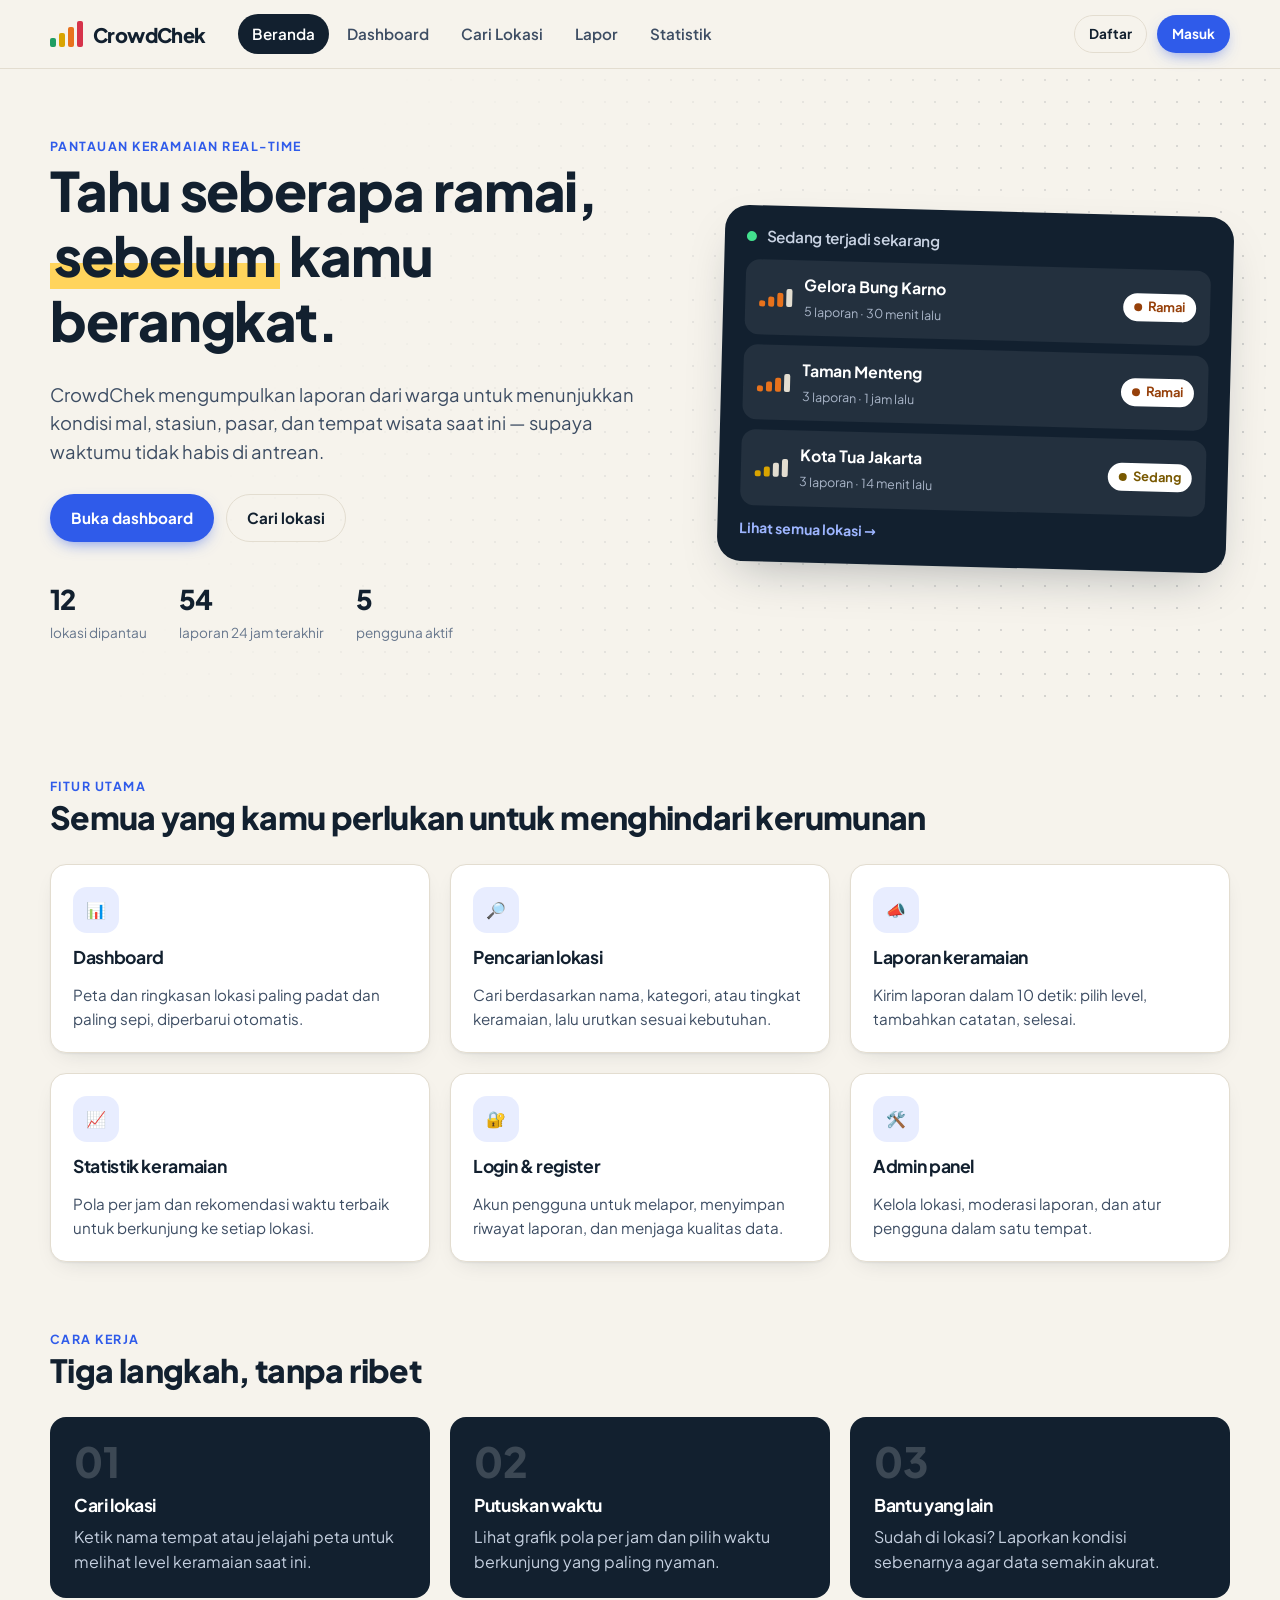
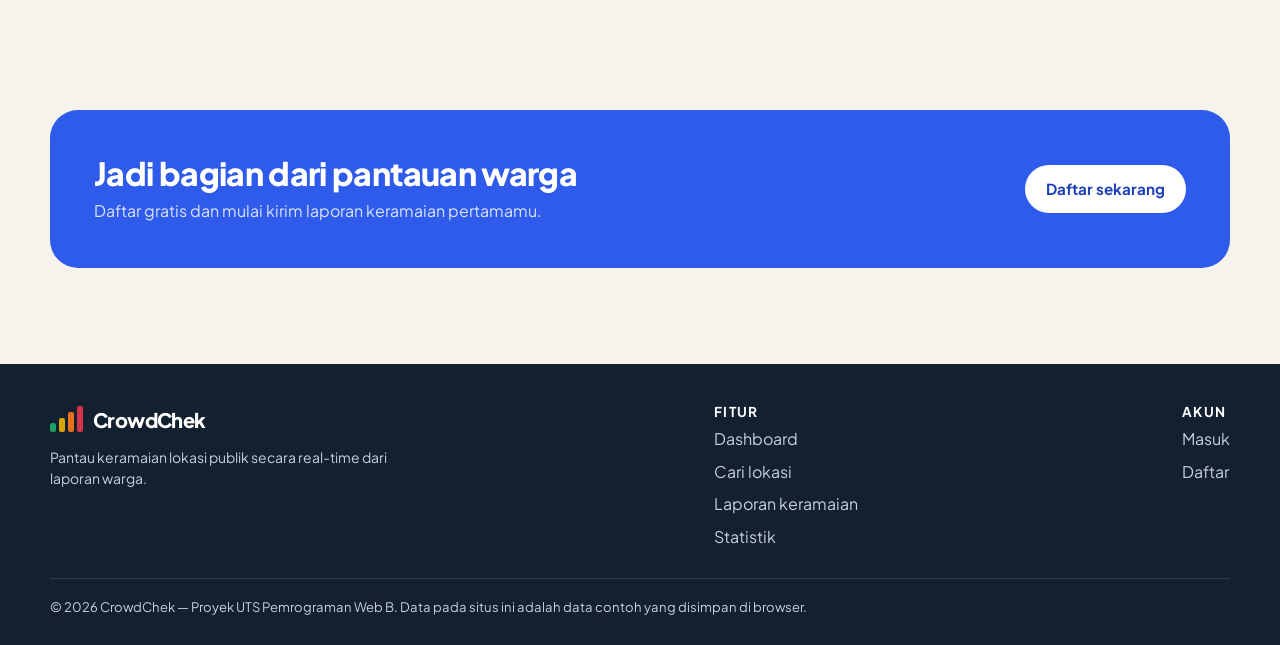
<file: index.html>
<!doctype html>
<html lang="id">
<head>
  <meta charset="utf-8">
  <meta name="viewport" content="width=device-width, initial-scale=1">
  <title>CrowdChek — Cek keramaian sebelum berangkat</title>
  <meta name="description" content="CrowdChek menampilkan tingkat keramaian lokasi publik secara real-time dari laporan warga.">
  <link rel="icon" href="assets/favicon.svg" type="image/svg+xml">
  <link rel="stylesheet" href="css/style.css">
</head>
<body>
  <div id="site-header"></div>
  <main>
    <section class="hero">
      <div class="container hero-grid">
        <div>
          <span class="eyebrow">Pantauan keramaian real-time</span>
          <h1>Tahu seberapa ramai, <em>sebelum</em> kamu berangkat.</h1>
          <p class="lead">CrowdChek mengumpulkan laporan dari warga untuk menunjukkan kondisi mal, stasiun, pasar, dan tempat wisata saat ini — supaya waktumu tidak habis di antrean.</p>
          <div class="hero-cta">
            <a class="btn btn-primary" href="dashboard.html">Buka dashboard</a>
            <a class="btn btn-ghost" href="search.html">Cari lokasi</a>
          </div>
          <div class="hero-stats" id="heroStats"></div>
        </div>
        <aside class="live-card" aria-label="Contoh kondisi keramaian saat ini">
          <h3><span class="pulse" aria-hidden="true"></span> Sedang terjadi sekarang</h3>
          <div id="liveRows"></div>
          <a href="dashboard.html" class="small" style="color:#9db5ff;font-weight:700">Lihat semua lokasi →</a>
        </aside>
      </div>
    </section>

    <section class="section" id="fitur">
      <div class="container">
        <span class="eyebrow">Fitur utama</span>
        <h2>Semua yang kamu perlukan untuk menghindari kerumunan</h2>
        <div class="grid g3" style="margin-top:28px">
          <article class="card feature"><div class="ic">📊</div><h3>Dashboard</h3><p>Peta dan ringkasan lokasi paling padat dan paling sepi, diperbarui otomatis.</p></article>
          <article class="card feature"><div class="ic">🔎</div><h3>Pencarian lokasi</h3><p>Cari berdasarkan nama, kategori, atau tingkat keramaian, lalu urutkan sesuai kebutuhan.</p></article>
          <article class="card feature"><div class="ic">📣</div><h3>Laporan keramaian</h3><p>Kirim laporan dalam 10 detik: pilih level, tambahkan catatan, selesai.</p></article>
          <article class="card feature"><div class="ic">📈</div><h3>Statistik keramaian</h3><p>Pola per jam dan rekomendasi waktu terbaik untuk berkunjung ke setiap lokasi.</p></article>
          <article class="card feature"><div class="ic">🔐</div><h3>Login &amp; register</h3><p>Akun pengguna untuk melapor, menyimpan riwayat laporan, dan menjaga kualitas data.</p></article>
          <article class="card feature"><div class="ic">🛠️</div><h3>Admin panel</h3><p>Kelola lokasi, moderasi laporan, dan atur pengguna dalam satu tempat.</p></article>
        </div>
      </div>
    </section>

    <section class="section" style="padding-top:8px">
      <div class="container">
        <span class="eyebrow">Cara kerja</span>
        <h2>Tiga langkah, tanpa ribet</h2>
        <div class="steps" style="margin-top:28px">
          <div class="step"><h3>Cari lokasi</h3><p>Ketik nama tempat atau jelajahi peta untuk melihat level keramaian saat ini.</p></div>
          <div class="step"><h3>Putuskan waktu</h3><p>Lihat grafik pola per jam dan pilih waktu berkunjung yang paling nyaman.</p></div>
          <div class="step"><h3>Bantu yang lain</h3><p>Sudah di lokasi? Laporkan kondisi sebenarnya agar data semakin akurat.</p></div>
        </div>
      </div>
    </section>

    <section class="section">
      <div class="container">
        <div class="cta-band">
          <div><h2>Jadi bagian dari pantauan warga</h2><p>Daftar gratis dan mulai kirim laporan keramaian pertamamu.</p></div>
          <a class="btn" href="login.html?tab=register">Daftar sekarang</a>
        </div>
      </div>
    </section>
  </main>
  <div id="site-footer"></div>

  <script src="js/store.js"></script>
  <script src="js/ui.js"></script>
  <script>
    document.addEventListener('DOMContentLoaded', function () {
      const { esc, badge, srcText, pad } = CC.ui;
      const places = CC.places();
      const top = places.map(p => ({ p, c: CC.crowd(p) })).sort((a, b) => b.c.score - a.c.score).slice(0, 3);
      document.getElementById('liveRows').innerHTML = top.map(({ p, c }) => `
        <div class="live-row"><span class="meter m${c.level}" aria-hidden="true"><i></i><i></i><i></i><i></i></span>
          <div class="nm"><b>${esc(p.name)}</b><span>${srcText(c)}</span></div>${badge(c.level)}</div>`).join('');
      const today = CC.visibleReports().filter(r => Date.now() - r.ts < 864e5).length;
      document.getElementById('heroStats').innerHTML = `
        <div><b>${places.length}</b><span>lokasi dipantau</span></div>
        <div><b>${today}</b><span>laporan 24 jam terakhir</span></div>
        <div><b>${CC.users().filter(u => u.active).length}</b><span>pengguna aktif</span></div>`;
    });
  </script>
</body>
</html>
</file>
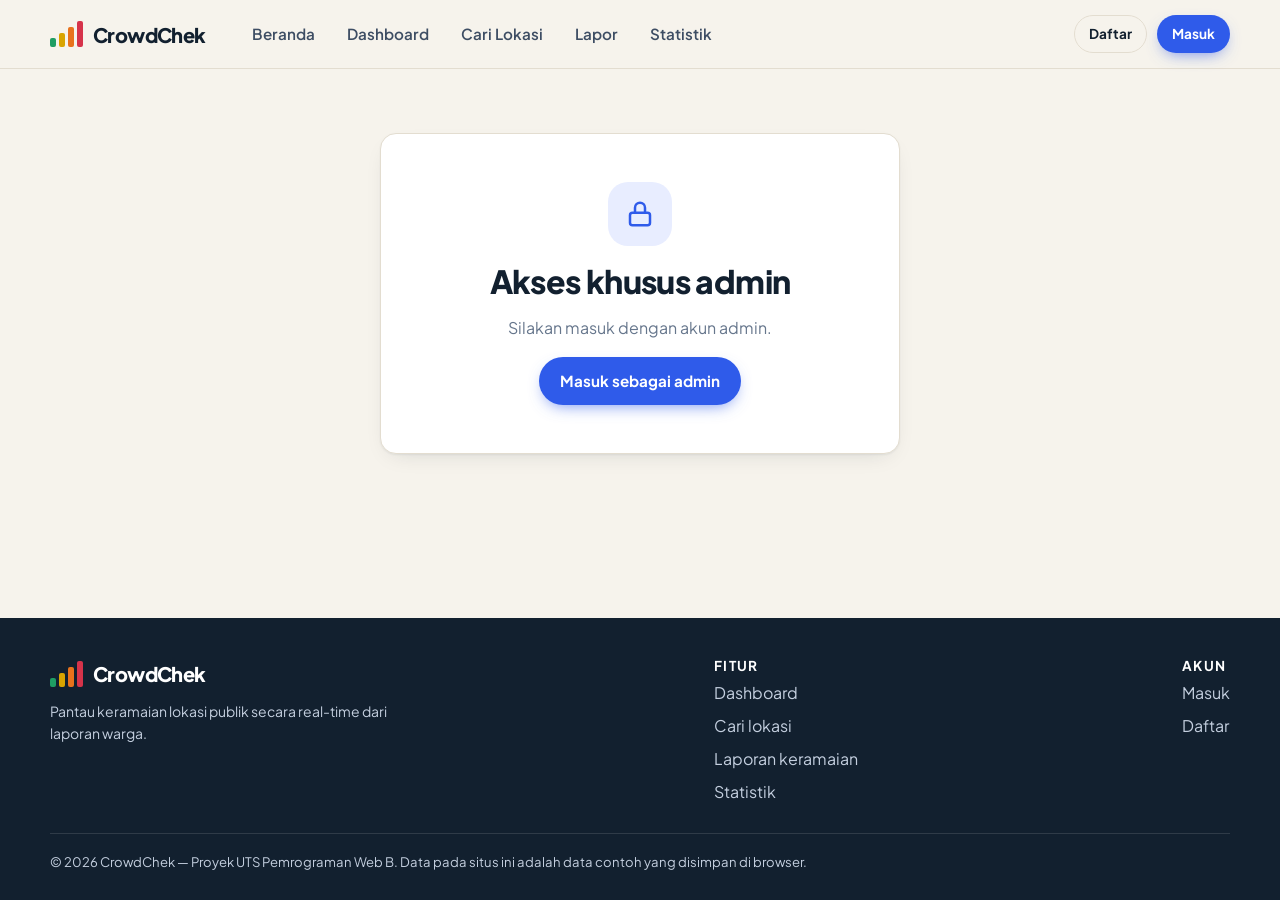
<file: admin.html>
<!doctype html>
<html lang="id">
<head>
  <meta charset="utf-8">
  <meta name="viewport" content="width=device-width, initial-scale=1">
  <title>Admin Panel — CrowdChek</title>
  <link rel="icon" href="assets/favicon.svg" type="image/svg+xml">
  <link rel="stylesheet" href="css/style.css">
</head>
<body>
  <div id="site-header"></div>
  <main class="container" id="adminRoot">
    <div class="admin">
      <nav class="side" role="tablist" aria-label="Menu admin" id="side">
        <button role="tab" data-tab="overview" aria-selected="true">📋 Ringkasan</button>
        <button role="tab" data-tab="places" aria-selected="false">📍 Lokasi</button>
        <button role="tab" data-tab="reports" aria-selected="false">📣 Laporan</button>
        <button role="tab" data-tab="users" aria-selected="false">👥 Pengguna</button>
      </nav>
      <section id="panel" role="tabpanel" aria-live="polite"></section>
    </div>
  </main>
  <div id="site-footer"></div>

  <script src="js/store.js"></script>
  <script src="js/ui.js"></script>
  <script src="js/map.js"></script>
  <script src="js/admin.js"></script>
</body>
</html>
</file>
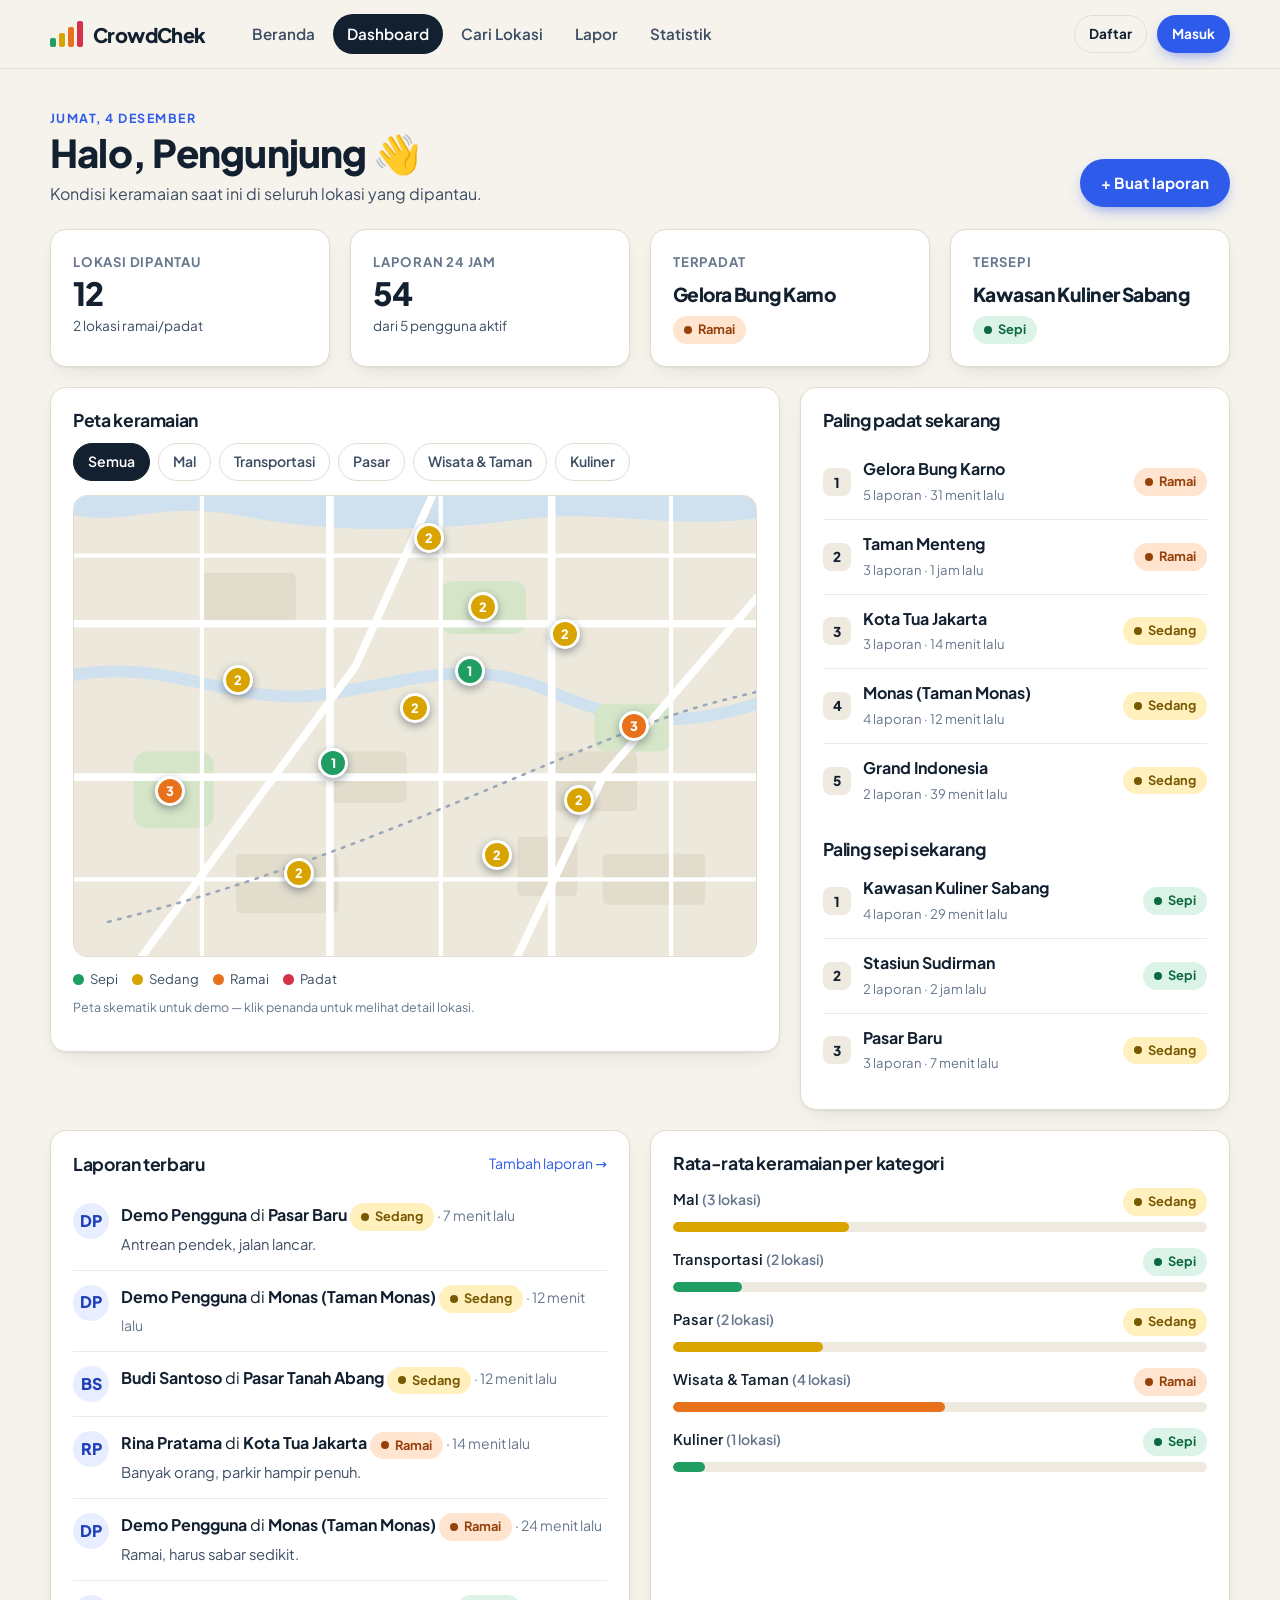
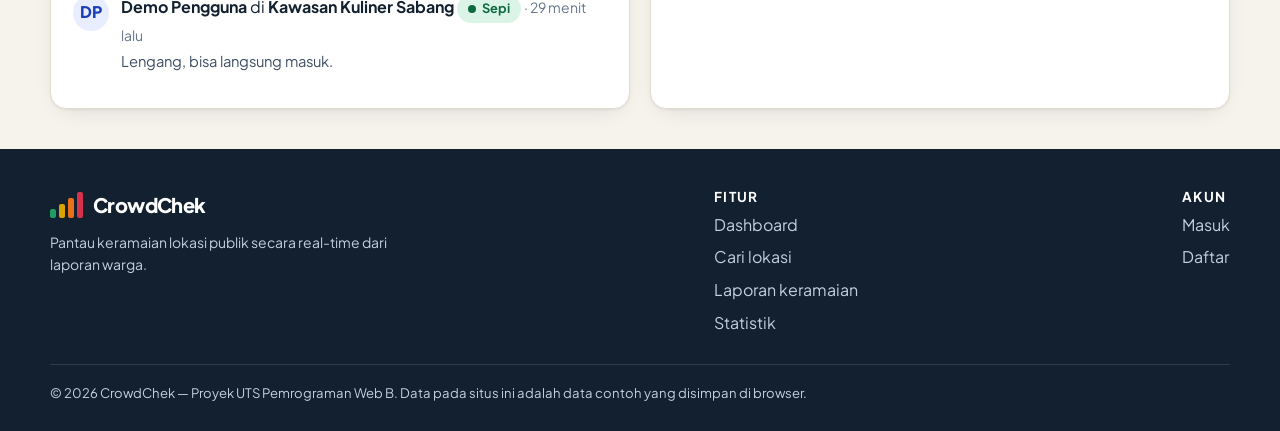
<file: dashboard.html>
<!doctype html>
<html lang="id">
<head>
  <meta charset="utf-8">
  <meta name="viewport" content="width=device-width, initial-scale=1">
  <title>Dashboard — CrowdChek</title>
  <link rel="icon" href="assets/favicon.svg" type="image/svg+xml">
  <link rel="stylesheet" href="css/style.css">
</head>
<body>
  <div id="site-header"></div>
  <main class="container">
    <div class="page-head" style="display:flex;justify-content:space-between;align-items:flex-end;gap:16px;flex-wrap:wrap">
      <div>
        <span class="eyebrow" id="today"></span>
        <h1 style="font-size:clamp(1.7rem,3.4vw,2.4rem);margin-bottom:6px" id="hello">Dashboard</h1>
        <p>Kondisi keramaian saat ini di seluruh lokasi yang dipantau.</p>
      </div>
      <a class="btn btn-primary" href="report.html">+ Buat laporan</a>
    </div>

    <section class="grid g4 kpis" id="kpis" aria-label="Ringkasan"></section>

    <section class="split" style="margin-top:20px">
      <div class="card">
        <div class="card-head">
          <h3>Peta keramaian</h3>
          <div class="chips" id="catChips" role="group" aria-label="Filter kategori"></div>
        </div>
        <div class="map" id="map"></div>
        <div class="legend" style="margin-top:12px">
          <span><i style="background:var(--lv1)"></i>Sepi</span><span><i style="background:var(--lv2)"></i>Sedang</span>
          <span><i style="background:var(--lv3)"></i>Ramai</span><span><i style="background:var(--lv4)"></i>Padat</span>
        </div>
        <p class="map-note">Peta skematik untuk demo — klik penanda untuk melihat detail lokasi.</p>
      </div>
      <div class="card">
        <div class="card-head"><h3>Paling padat sekarang</h3></div>
        <ol class="list" id="topList" style="padding:0"></ol>
        <div class="card-head" style="margin:22px 0 4px"><h3>Paling sepi sekarang</h3></div>
        <ol class="list" id="quietList" style="padding:0"></ol>
      </div>
    </section>

    <section class="grid g2" style="margin-top:20px">
      <div class="card">
        <div class="card-head"><h3>Laporan terbaru</h3><a class="small" href="report.html">Tambah laporan →</a></div>
        <div id="feed"></div>
      </div>
      <div class="card">
        <div class="card-head"><h3>Rata-rata keramaian per kategori</h3></div>
        <div id="catBars"></div>
      </div>
    </section>
  </main>
  <div id="site-footer"></div>

  <script src="js/store.js"></script>
  <script src="js/ui.js"></script>
  <script src="js/map.js"></script>
  <script src="js/dashboard.js"></script>
</body>
</html>
</file>
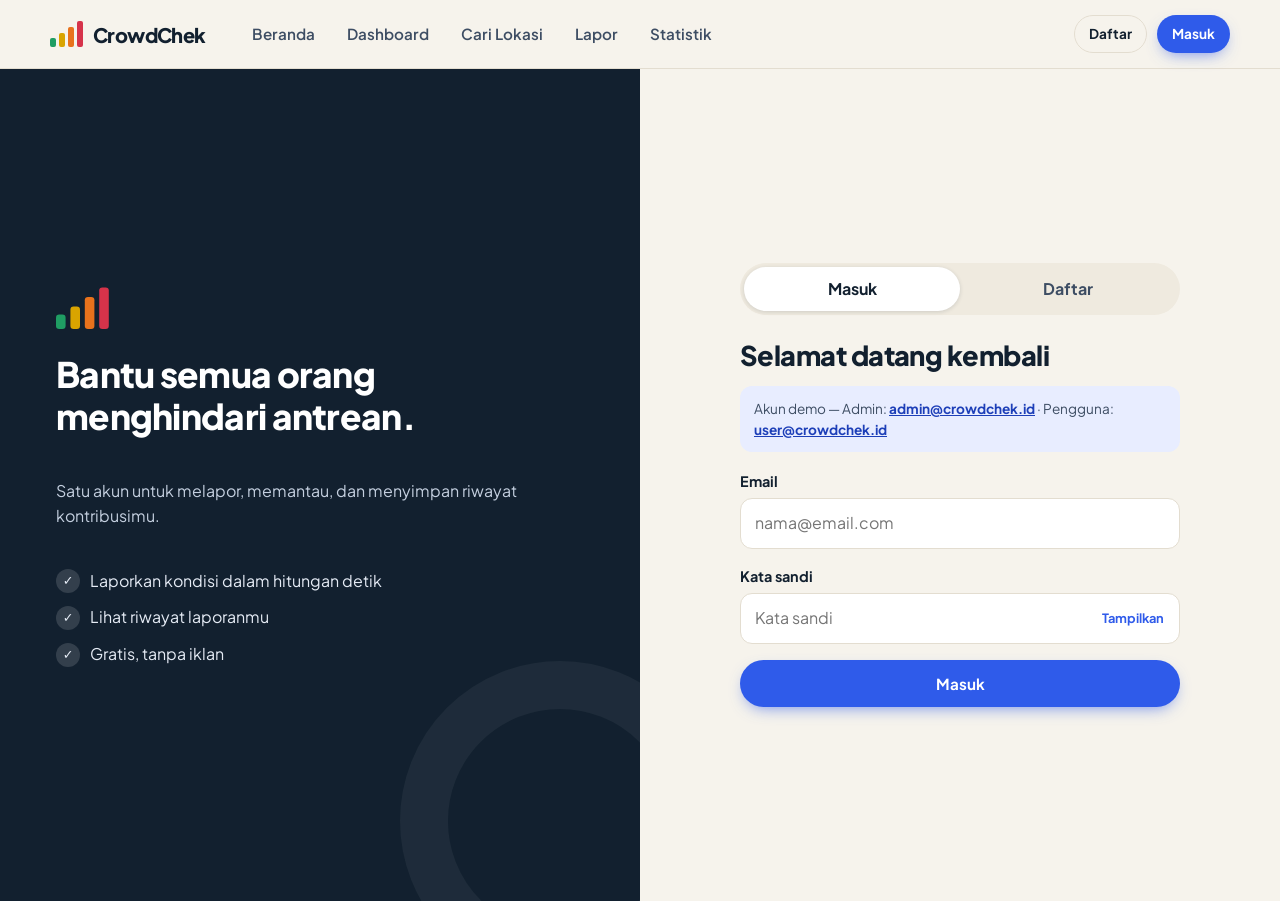
<file: login.html>
<!doctype html>
<html lang="id">
<head>
  <meta charset="utf-8">
  <meta name="viewport" content="width=device-width, initial-scale=1">
  <title>Masuk &amp; Daftar — CrowdChek</title>
  <link rel="icon" href="assets/favicon.svg" type="image/svg+xml">
  <link rel="stylesheet" href="css/style.css">
</head>
<body>
  <div id="site-header"></div>
  <main class="auth">
    <aside class="auth-side">
      <span class="logo-mark" aria-hidden="true" style="transform:scale(1.6);transform-origin:left bottom"><i></i><i></i><i></i><i></i></span>
      <h2>Bantu semua orang menghindari antrean.</h2>
      <p>Satu akun untuk melapor, memantau, dan menyimpan riwayat kontribusimu.</p>
      <ul><li>Laporkan kondisi dalam hitungan detik</li><li>Lihat riwayat laporanmu</li><li>Gratis, tanpa iklan</li></ul>
    </aside>
    <section class="auth-main">
      <div class="auth-box">
        <div class="tabs" role="tablist">
          <button role="tab" id="tabLogin" aria-selected="true" aria-controls="panelLogin">Masuk</button>
          <button role="tab" id="tabReg" aria-selected="false" aria-controls="panelReg">Daftar</button>
        </div>

        <div id="panelLogin" role="tabpanel" aria-labelledby="tabLogin">
          <h1 style="font-size:1.7rem">Selamat datang kembali</h1>
          <div class="demo-box">Akun demo — Admin: <button type="button" data-fill="admin@crowdchek.id|admin123">admin@crowdchek.id</button> ·
            Pengguna: <button type="button" data-fill="user@crowdchek.id|user123">user@crowdchek.id</button></div>
          <form id="loginForm" novalidate>
            <div class="field" id="lfEmail"><label for="lEmail">Email</label>
              <input class="input" id="lEmail" type="email" autocomplete="email" placeholder="nama@email.com">
              <div class="err">Masukkan email yang valid.</div></div>
            <div class="field" id="lfPass"><label for="lPass">Kata sandi</label>
              <div class="input-wrap"><input class="input" id="lPass" type="password" autocomplete="current-password" placeholder="Kata sandi">
                <button type="button" class="toggle" data-toggle="lPass">Tampilkan</button></div>
              <div class="err">Kata sandi wajib diisi.</div></div>
            <div class="err" id="lError" style="display:none;margin:-4px 0 12px;font-size:.9rem"></div>
            <button class="btn btn-primary btn-block" type="submit">Masuk</button>
          </form>
        </div>

        <div id="panelReg" role="tabpanel" aria-labelledby="tabReg" hidden>
          <h1 style="font-size:1.7rem">Buat akun baru</h1>
          <p class="muted">Cukup satu menit untuk mulai melapor.</p>
          <form id="regForm" novalidate>
            <div class="field" id="rfName"><label for="rName">Nama lengkap</label>
              <input class="input" id="rName" autocomplete="name" placeholder="Nama lengkap">
              <div class="err">Nama minimal 3 karakter.</div></div>
            <div class="field" id="rfEmail"><label for="rEmail">Email</label>
              <input class="input" id="rEmail" type="email" autocomplete="email" placeholder="nama@email.com">
              <div class="err">Masukkan email yang valid.</div></div>
            <div class="field" id="rfPass"><label for="rPass">Kata sandi</label>
              <div class="input-wrap"><input class="input" id="rPass" type="password" autocomplete="new-password" placeholder="Minimal 6 karakter">
                <button type="button" class="toggle" data-toggle="rPass">Tampilkan</button></div>
              <div class="hint" id="strength"></div>
              <div class="err">Kata sandi minimal 6 karakter.</div></div>
            <div class="field" id="rfPass2"><label for="rPass2">Ulangi kata sandi</label>
              <input class="input" id="rPass2" type="password" autocomplete="new-password" placeholder="Ulangi kata sandi">
              <div class="err">Kata sandi tidak sama.</div></div>
            <div class="field" id="rfTerms"><label class="check"><input type="checkbox" id="rTerms"> <span>Saya setuju untuk melapor dengan jujur dan tidak menyalahgunakan layanan.</span></label>
              <div class="err">Anda harus menyetujui ketentuan ini.</div></div>
            <div class="err" id="rError" style="display:none;margin:-4px 0 12px;font-size:.9rem"></div>
            <button class="btn btn-primary btn-block" type="submit">Daftar</button>
          </form>
        </div>
      </div>
    </section>
  </main>

  <script src="js/store.js"></script>
  <script src="js/ui.js"></script>
  <script src="js/auth.js"></script>
</body>
</html>
</file>
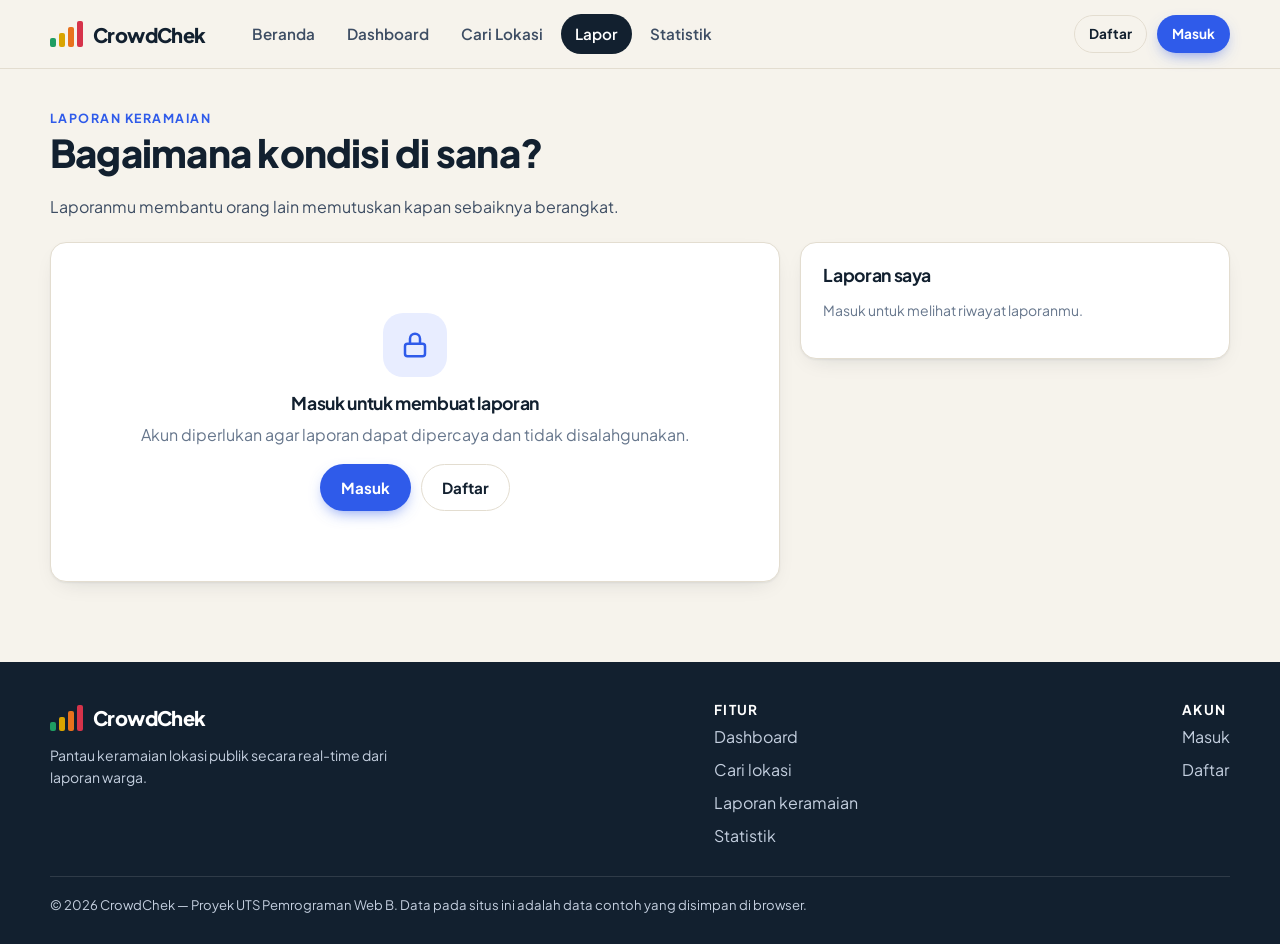
<file: report.html>
<!doctype html>
<html lang="id">
<head>
  <meta charset="utf-8">
  <meta name="viewport" content="width=device-width, initial-scale=1">
  <title>Laporan Keramaian — CrowdChek</title>
  <link rel="icon" href="assets/favicon.svg" type="image/svg+xml">
  <link rel="stylesheet" href="css/style.css">
</head>
<body>
  <div id="site-header"></div>
  <main class="container">
    <div class="page-head">
      <span class="eyebrow">Laporan keramaian</span>
      <h1 style="font-size:clamp(1.7rem,3.4vw,2.4rem)">Bagaimana kondisi di sana?</h1>
      <p>Laporanmu membantu orang lain memutuskan kapan sebaiknya berangkat.</p>
    </div>

    <div class="split" style="margin-bottom:40px">
      <div class="card" id="formCard"></div>
      <div class="card">
        <div class="card-head"><h3>Laporan saya</h3></div>
        <div id="mine"></div>
      </div>
    </div>
  </main>
  <div id="site-footer"></div>

  <script src="js/store.js"></script>
  <script src="js/ui.js"></script>
  <script src="js/report.js"></script>
</body>
</html>
</file>
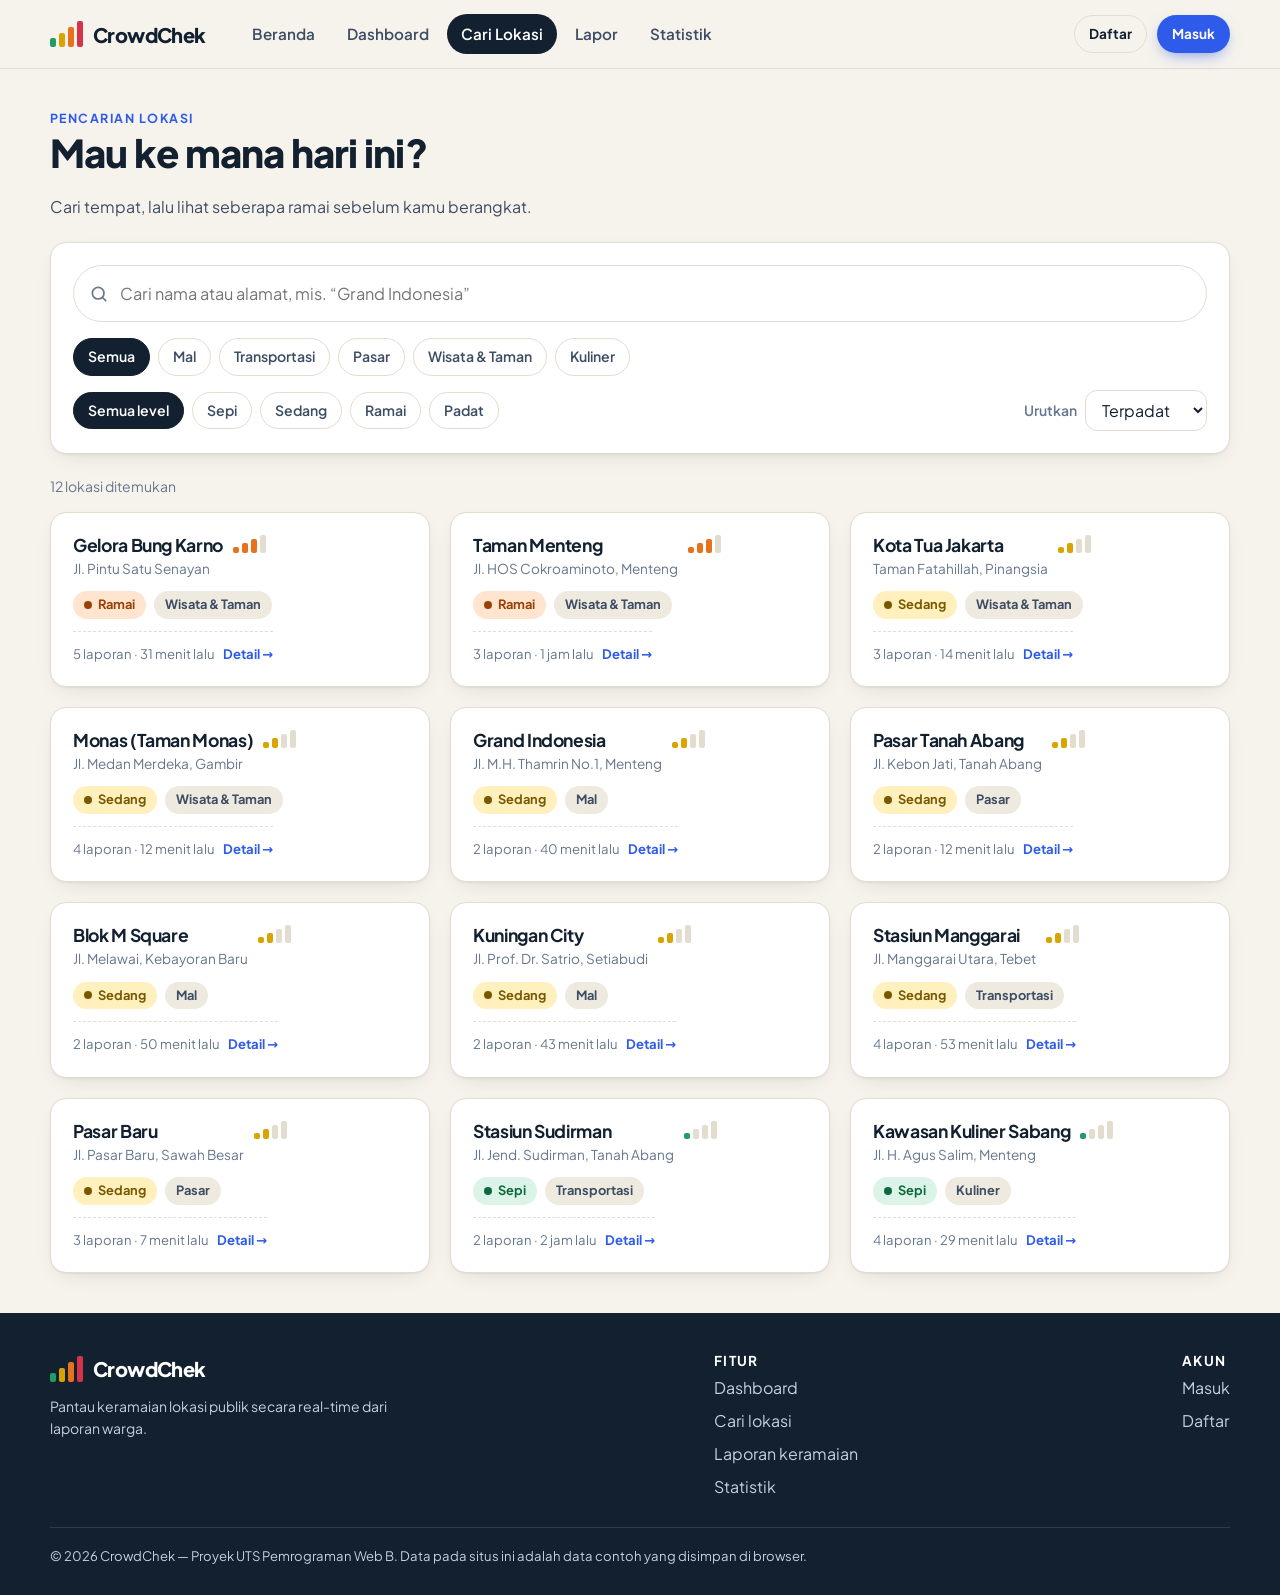
<file: search.html>
<!doctype html>
<html lang="id">
<head>
  <meta charset="utf-8">
  <meta name="viewport" content="width=device-width, initial-scale=1">
  <title>Cari Lokasi — CrowdChek</title>
  <link rel="icon" href="assets/favicon.svg" type="image/svg+xml">
  <link rel="stylesheet" href="css/style.css">
</head>
<body>
  <div id="site-header"></div>
  <main class="container">
    <div class="page-head">
      <span class="eyebrow">Pencarian lokasi</span>
      <h1 style="font-size:clamp(1.7rem,3.4vw,2.4rem)">Mau ke mana hari ini?</h1>
      <p>Cari tempat, lalu lihat seberapa ramai sebelum kamu berangkat.</p>
    </div>

    <div class="card" style="margin-bottom:22px">
      <form class="search-box" role="search" onsubmit="return false">
        <span aria-hidden="true" id="sIcon"></span>
        <label class="sr-only" for="q">Cari nama atau alamat lokasi</label>
        <input class="input" id="q" type="search" placeholder="Cari nama atau alamat, mis. “Grand Indonesia”" autocomplete="off">
      </form>
      <div class="toolbar" style="margin:16px 0 0">
        <div class="chips" id="catChips" role="group" aria-label="Kategori"></div>
      </div>
      <div class="toolbar" style="margin:14px 0 0">
        <div class="chips" id="lvChips" role="group" aria-label="Tingkat keramaian"></div>
        <div style="margin-left:auto;display:flex;align-items:center;gap:8px">
          <label for="sort" class="small muted" style="font-weight:600">Urutkan</label>
          <select id="sort" class="select" style="width:auto;padding:8px 12px">
            <option value="busy">Terpadat</option><option value="quiet">Tersepi</option><option value="name">Nama A–Z</option>
          </select>
        </div>
      </div>
    </div>

    <p class="muted small" id="count" aria-live="polite"></p>
    <div class="grid g3" id="results"></div>
    <div class="empty card" id="empty" hidden>
      <div class="big">🔍</div><h3>Lokasi tidak ditemukan</h3>
      <p class="muted">Coba kata kunci lain atau hapus filter yang aktif.</p>
      <button class="btn btn-ghost" id="resetBtn">Atur ulang filter</button>
    </div>
  </main>
  <div id="site-footer"></div>

  <script src="js/store.js"></script>
  <script src="js/ui.js"></script>
  <script src="js/search.js"></script>
</body>
</html>
</file>
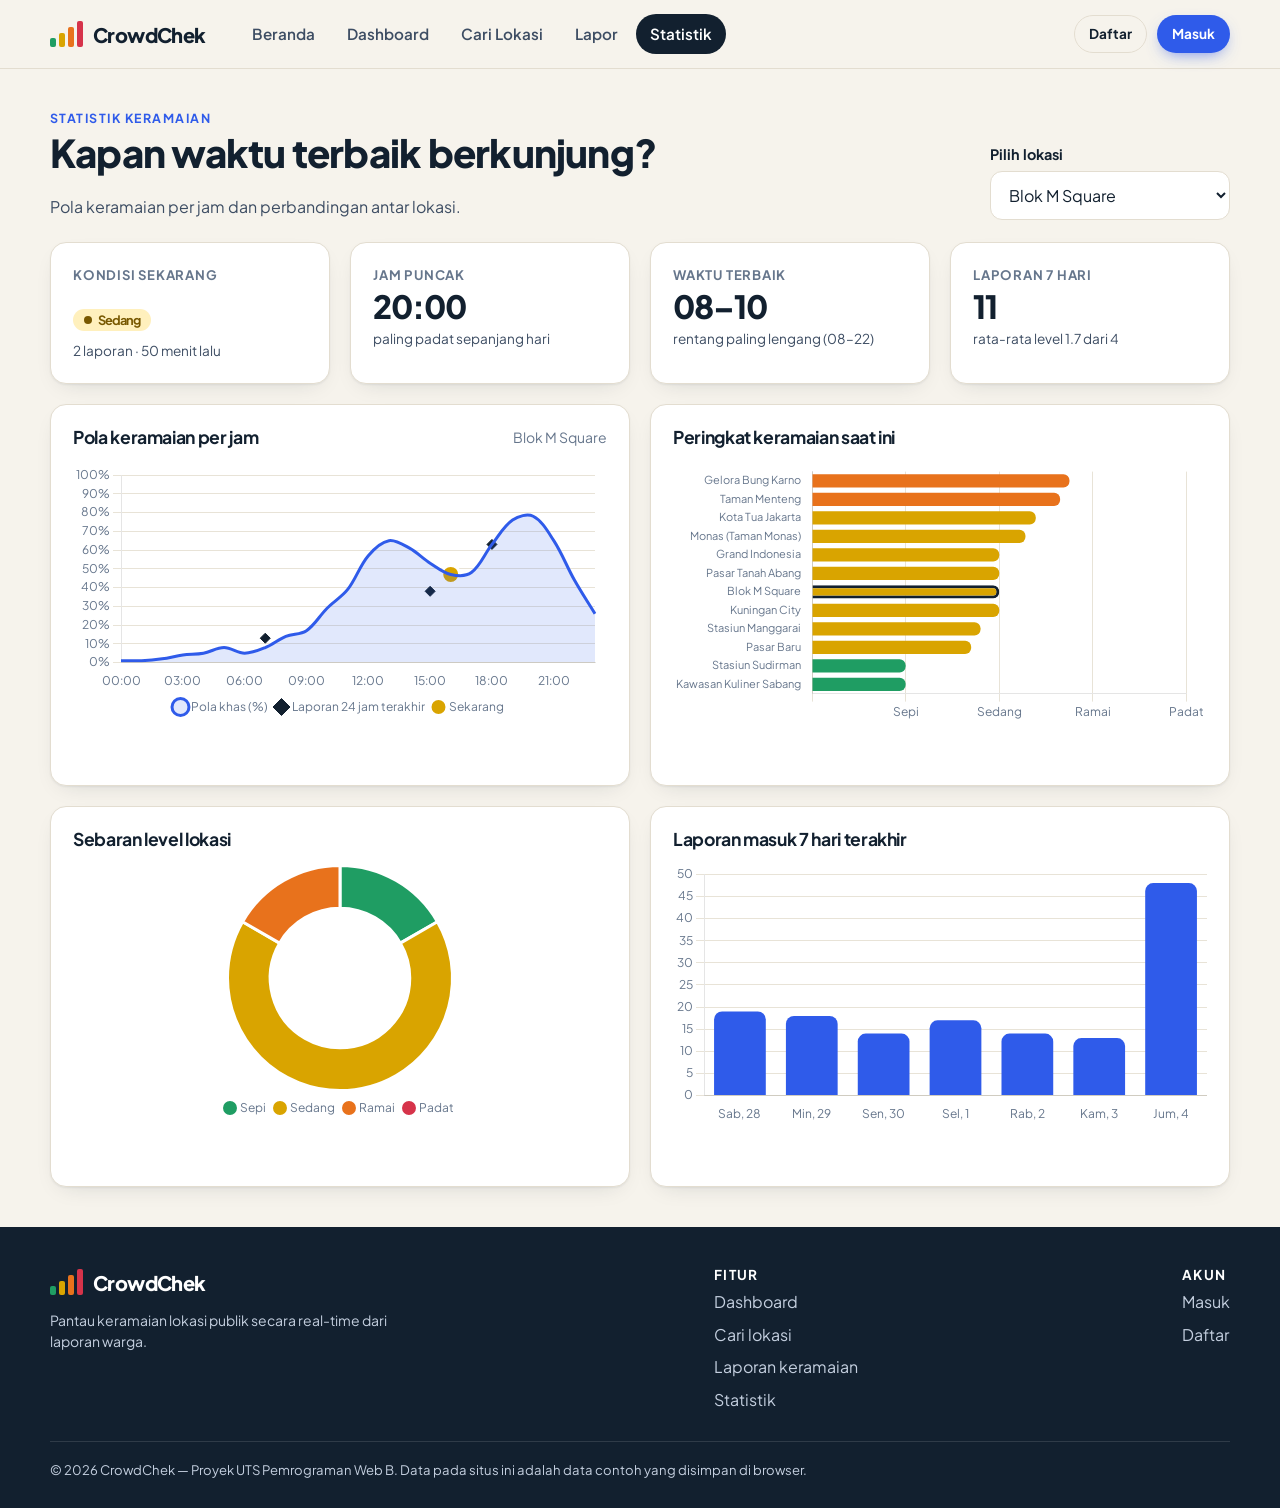
<file: stats.html>
<!doctype html>
<html lang="id">
<head>
  <meta charset="utf-8">
  <meta name="viewport" content="width=device-width, initial-scale=1">
  <title>Statistik Keramaian — CrowdChek</title>
  <link rel="icon" href="assets/favicon.svg" type="image/svg+xml">
  <link rel="stylesheet" href="css/style.css">
</head>
<body>
  <div id="site-header"></div>
  <main class="container">
    <div class="page-head" style="display:flex;justify-content:space-between;align-items:flex-end;gap:16px;flex-wrap:wrap">
      <div>
        <span class="eyebrow">Statistik keramaian</span>
        <h1 style="font-size:clamp(1.7rem,3.4vw,2.4rem)">Kapan waktu terbaik berkunjung?</h1>
        <p>Pola keramaian per jam dan perbandingan antar lokasi.</p>
      </div>
      <div style="min-width:240px">
        <label class="label" for="placeSel">Pilih lokasi</label>
        <select class="select" id="placeSel"></select>
      </div>
    </div>

    <section class="grid g4 kpis" id="kpis" aria-label="Ringkasan lokasi"></section>

    <section class="grid g2" style="margin-top:20px">
      <div class="card">
        <div class="card-head"><h3>Pola keramaian per jam</h3><span class="small muted" id="pName"></span></div>
        <div class="chart-box"><canvas id="cHour" role="img" aria-label="Grafik garis pola keramaian per jam"></canvas></div>
      </div>
      <div class="card">
        <div class="card-head"><h3>Peringkat keramaian saat ini</h3></div>
        <div class="chart-box"><canvas id="cRank" role="img" aria-label="Grafik batang peringkat keramaian lokasi"></canvas></div>
      </div>
      <div class="card">
        <div class="card-head"><h3>Sebaran level lokasi</h3></div>
        <div class="chart-box"><canvas id="cDist" role="img" aria-label="Grafik donat sebaran level keramaian"></canvas></div>
      </div>
      <div class="card">
        <div class="card-head"><h3>Laporan masuk 7 hari terakhir</h3></div>
        <div class="chart-box"><canvas id="cDays" role="img" aria-label="Grafik batang jumlah laporan per hari"></canvas></div>
      </div>
    </section>
  </main>
  <div id="site-footer"></div>

  <script src="js/vendor/chart.umd.min.js"></script>
  <script src="js/store.js"></script>
  <script src="js/ui.js"></script>
  <script src="js/stats.js"></script>
</body>
</html>
</file>
<file: css/style.css>
/* ==========================================================
   CrowdChek — Stylesheet bersama
   Sistem desain: ink (teks) + cobalt (aksi) + 4 warna level keramaian
   ========================================================== */
@font-face{font-family:"Plus Jakarta Sans";font-weight:400;font-display:swap;src:url(../fonts/plus-jakarta-sans-latin-400-normal.woff2) format("woff2")}
@font-face{font-family:"Plus Jakarta Sans";font-weight:500;font-display:swap;src:url(../fonts/plus-jakarta-sans-latin-500-normal.woff2) format("woff2")}
@font-face{font-family:"Plus Jakarta Sans";font-weight:600;font-display:swap;src:url(../fonts/plus-jakarta-sans-latin-600-normal.woff2) format("woff2")}
@font-face{font-family:"Plus Jakarta Sans";font-weight:700;font-display:swap;src:url(../fonts/plus-jakarta-sans-latin-700-normal.woff2) format("woff2")}
@font-face{font-family:"Plus Jakarta Sans";font-weight:800;font-display:swap;src:url(../fonts/plus-jakarta-sans-latin-800-normal.woff2) format("woff2")}

:root{
  --ink:#12202f; --ink-2:#3d4d63; --muted:#66768c;
  --bg:#f6f3ec; --card:#ffffff; --line:#e3ddd0; --line-2:#efeadf;
  --brand:#2f5bea; --brand-d:#1d3fb8; --brand-t:#e8edff;
  --lv1:#1f9d63; --lv1-t:#dcf4e7; --lv1-i:#0d6a40;
  --lv2:#d9a400; --lv2-t:#fff0bd; --lv2-i:#785800;
  --lv3:#e8721c; --lv3-t:#ffe4cf; --lv3-i:#96400a;
  --lv4:#d6334a; --lv4-t:#fcdbe1; --lv4-i:#9a1530;
  --radius:16px; --radius-s:10px;
  --shadow:0 1px 2px rgba(18,32,47,.06),0 8px 24px -12px rgba(18,32,47,.18);
  --shadow-l:0 20px 50px -20px rgba(18,32,47,.35);
  --font:"Plus Jakarta Sans",system-ui,-apple-system,"Segoe UI",Roboto,sans-serif;
}
*,*::before,*::after{box-sizing:border-box}
html{scroll-behavior:smooth}
body{margin:0;font-family:var(--font);color:var(--ink);background:var(--bg);line-height:1.55;font-size:16px;-webkit-font-smoothing:antialiased;min-height:100vh;display:flex;flex-direction:column}
main{flex:1}
img,svg{max-width:100%}
a{color:var(--brand);text-decoration:none}
a:hover{text-decoration:underline}
h1,h2,h3,h4{line-height:1.2;margin:0 0 .5em;letter-spacing:-.02em}
h1{font-size:clamp(2rem,4.6vw,3.4rem);font-weight:800}
h2{font-size:clamp(1.5rem,2.6vw,2rem);font-weight:800}
h3{font-size:1.1rem;font-weight:700}
p{margin:0 0 1em}
.muted{color:var(--muted)}
.small{font-size:.875rem}
.sr-only{position:absolute;width:1px;height:1px;overflow:hidden;clip:rect(0 0 0 0);white-space:nowrap}
:focus-visible{outline:3px solid var(--brand);outline-offset:2px;border-radius:6px}
.container{width:min(1180px,100% - 32px);margin-inline:auto}
.section{padding:56px 0}
.eyebrow{display:inline-block;font-size:.78rem;font-weight:700;letter-spacing:.12em;text-transform:uppercase;color:var(--brand)}

/* ---------- Header ---------- */
.site-header{position:sticky;top:0;z-index:50;background:rgba(246,243,236,.88);backdrop-filter:blur(10px);border-bottom:1px solid var(--line)}
.nav{display:flex;align-items:center;gap:20px;height:68px}
.logo{display:flex;align-items:center;gap:10px;font-weight:800;font-size:1.25rem;color:var(--ink);letter-spacing:-.03em}
.logo:hover{text-decoration:none}
.logo-mark{display:flex;align-items:flex-end;gap:3px;height:26px}
.logo-mark i{display:block;width:6px;border-radius:2px}
.logo-mark i:nth-child(1){height:9px;background:var(--lv1)}
.logo-mark i:nth-child(2){height:14px;background:var(--lv2)}
.logo-mark i:nth-child(3){height:20px;background:var(--lv3)}
.logo-mark i:nth-child(4){height:26px;background:var(--lv4)}
.nav-links{display:flex;gap:4px;margin-left:12px}
.nav-links a{padding:8px 14px;border-radius:999px;color:var(--ink-2);font-weight:600;font-size:.95rem}
.nav-links a:hover{background:rgba(18,32,47,.06);text-decoration:none}
.nav-links a.active{background:var(--ink);color:#fff}
.nav-right{margin-left:auto;display:flex;align-items:center;gap:10px}
.menu-btn{display:none;background:none;border:1px solid var(--line);border-radius:10px;width:42px;height:42px;cursor:pointer;color:var(--ink)}
.user-menu{position:relative}
.avatar{width:38px;height:38px;border-radius:50%;background:var(--brand);color:#fff;font-weight:800;display:grid;place-items:center;border:0;cursor:pointer;font-family:inherit;font-size:1rem}
.dropdown{position:absolute;right:0;top:calc(100% + 8px);background:var(--card);border:1px solid var(--line);border-radius:14px;box-shadow:var(--shadow-l);min-width:220px;padding:8px;display:none}
.dropdown.open{display:block}
.dropdown .who{padding:8px 12px 10px;border-bottom:1px solid var(--line-2);margin-bottom:6px}
.dropdown .who b{display:block}
.dropdown a,.dropdown button{display:block;width:100%;text-align:left;padding:9px 12px;border-radius:8px;color:var(--ink);background:none;border:0;font:inherit;font-weight:500;cursor:pointer}
.dropdown a:hover,.dropdown button:hover{background:var(--bg);text-decoration:none}

/* ---------- Buttons & forms ---------- */
.btn{display:inline-flex;align-items:center;justify-content:center;gap:8px;padding:11px 20px;border-radius:999px;border:1.5px solid transparent;font:inherit;font-weight:700;font-size:.95rem;cursor:pointer;transition:transform .12s,background .15s,box-shadow .15s;text-decoration:none;white-space:nowrap}
.btn:hover{text-decoration:none;transform:translateY(-1px)}
.btn:active{transform:translateY(0)}
.btn-primary{background:var(--brand);color:#fff;box-shadow:0 6px 16px -6px rgba(47,91,234,.7)}
.btn-primary:hover{background:var(--brand-d)}
.btn-dark{background:var(--ink);color:#fff}
.btn-ghost{background:transparent;border-color:var(--line);color:var(--ink)}
.btn-ghost:hover{background:#fff}
.btn-danger{background:var(--lv4);color:#fff}
.btn-sm{padding:7px 14px;font-size:.85rem}
.btn-block{width:100%}
.btn[disabled]{opacity:.55;cursor:not-allowed;transform:none}
.field{margin-bottom:16px}
.field label,.label{display:block;font-weight:700;font-size:.9rem;margin-bottom:6px}
.input,.select,.textarea{width:100%;padding:12px 14px;border:1.5px solid var(--line);border-radius:12px;background:#fff;font:inherit;color:var(--ink);transition:border-color .15s,box-shadow .15s}
.textarea{min-height:96px;resize:vertical}
.input:focus,.select:focus,.textarea:focus{outline:none;border-color:var(--brand);box-shadow:0 0 0 4px var(--brand-t)}
.field.invalid .input,.field.invalid .select,.field.invalid .textarea{border-color:var(--lv4)}
.err{display:none;color:var(--lv4-i);font-size:.84rem;margin-top:5px;font-weight:500}
.field.invalid .err{display:block}
.hint{font-size:.82rem;color:var(--muted);margin-top:5px}
.input-wrap{position:relative}
.input-wrap .toggle{position:absolute;right:8px;top:50%;transform:translateY(-50%);background:none;border:0;cursor:pointer;font:inherit;font-size:.8rem;font-weight:700;color:var(--brand);padding:6px 8px}
.search-box{position:relative}
.search-box svg{position:absolute;left:16px;top:50%;transform:translateY(-50%);color:var(--muted)}
.search-box .input{padding-left:46px;padding-block:15px;border-radius:999px;font-size:1.02rem}

/* ---------- Cards, chips, badges ---------- */
.card{background:var(--card);border:1px solid var(--line);border-radius:var(--radius);box-shadow:var(--shadow);padding:22px}
.card.flat{box-shadow:none}
.card-head{display:flex;align-items:center;justify-content:space-between;gap:12px;margin-bottom:14px;flex-wrap:wrap}
.card-head h3{margin:0}
.chips{display:flex;gap:8px;flex-wrap:wrap}
.chip{padding:7px 14px;border-radius:999px;border:1.5px solid var(--line);background:#fff;font:inherit;font-size:.88rem;font-weight:600;color:var(--ink-2);cursor:pointer;transition:all .15s}
.chip:hover{border-color:var(--ink-2)}
.chip[aria-pressed="true"],.chip.on{background:var(--ink);border-color:var(--ink);color:#fff}
.badge{display:inline-flex;align-items:center;gap:6px;padding:4px 11px;border-radius:999px;font-size:.8rem;font-weight:700;white-space:nowrap}
.badge::before{content:"";width:8px;height:8px;border-radius:50%;background:currentColor}
.lv-1{background:var(--lv1-t);color:var(--lv1-i)}
.lv-2{background:var(--lv2-t);color:var(--lv2-i)}
.lv-3{background:var(--lv3-t);color:var(--lv3-i)}
.lv-4{background:var(--lv4-t);color:var(--lv4-i)}
.badge.neutral{background:var(--line-2);color:var(--ink-2)}
.badge.neutral::before{display:none}
.meter{display:inline-flex;gap:3px;align-items:flex-end;height:18px}
.meter i{width:6px;border-radius:2px;background:var(--line)}
.meter i:nth-child(1){height:6px}.meter i:nth-child(2){height:10px}.meter i:nth-child(3){height:14px}.meter i:nth-child(4){height:18px}
.meter.m1 i:nth-child(-n+1){background:var(--lv1)}
.meter.m2 i:nth-child(-n+2){background:var(--lv2)}
.meter.m3 i:nth-child(-n+3){background:var(--lv3)}
.meter.m4 i:nth-child(-n+4){background:var(--lv4)}
.meter.big{height:34px;gap:5px}.meter.big i{width:12px}
.meter.big i:nth-child(1){height:11px}.meter.big i:nth-child(2){height:19px}.meter.big i:nth-child(3){height:27px}.meter.big i:nth-child(4){height:34px}

/* ---------- Grids ---------- */
.grid{display:grid;gap:20px}
.g2{grid-template-columns:repeat(2,1fr)}
.g3{grid-template-columns:repeat(3,1fr)}
.g4{grid-template-columns:repeat(4,1fr)}
.split{display:grid;grid-template-columns:minmax(0,1.7fr) minmax(0,1fr);gap:20px;align-items:start}
.page-head{padding:36px 0 22px}
.page-head p{max-width:60ch;color:var(--ink-2);margin:0}

/* ---------- Hero ---------- */
.hero{position:relative;padding:64px 0 72px;overflow:hidden}
.hero::before{content:"";position:absolute;inset:0;background-image:radial-gradient(rgba(18,32,47,.16) 1.4px,transparent 1.5px);background-size:22px 22px;mask-image:linear-gradient(115deg,transparent 25%,#000 90%);-webkit-mask-image:linear-gradient(115deg,transparent 25%,#000 90%);pointer-events:none}
.hero-grid{position:relative;display:grid;grid-template-columns:1.1fr .9fr;gap:48px;align-items:center}
.hero h1 em{font-style:normal;background:linear-gradient(transparent 62%,#ffd45c 62%);padding:0 .08em}
.hero p.lead{font-size:1.15rem;color:var(--ink-2);max-width:46ch;margin:18px 0 28px}
.hero-cta{display:flex;gap:12px;flex-wrap:wrap}
.hero-stats{display:flex;gap:32px;margin-top:36px;flex-wrap:wrap}
.hero-stats b{display:block;font-size:1.7rem;font-weight:800;letter-spacing:-.03em}
.hero-stats span{font-size:.85rem;color:var(--muted)}
.live-card{background:var(--ink);color:#fff;border-radius:24px;padding:22px;box-shadow:var(--shadow-l);transform:rotate(1.5deg)}
.live-card h3{display:flex;align-items:center;gap:10px;font-size:.95rem;color:#c9d3e3;font-weight:600;margin-bottom:14px}
.pulse{width:10px;height:10px;border-radius:50%;background:#43e08e;box-shadow:0 0 0 0 rgba(67,224,142,.7);animation:pulse 1.8s infinite}
@keyframes pulse{70%{box-shadow:0 0 0 10px rgba(67,224,142,0)}100%{box-shadow:0 0 0 0 rgba(67,224,142,0)}}
.live-row{display:flex;align-items:center;gap:12px;padding:13px 14px;border-radius:14px;background:rgba(255,255,255,.07);margin-bottom:10px}
.live-row .nm{flex:1;min-width:0}
.live-row .nm b{display:block;font-size:.98rem;white-space:nowrap;overflow:hidden;text-overflow:ellipsis}
.live-row .nm span{font-size:.78rem;color:#aab6c9}
.live-row .badge{background:#fff}

/* ---------- Feature / steps ---------- */
.feature{display:flex;flex-direction:column;gap:6px}
.feature .ic{width:46px;height:46px;border-radius:14px;display:grid;place-items:center;background:var(--brand-t);color:var(--brand);margin-bottom:8px}
.feature p{color:var(--ink-2);margin:0;font-size:.95rem}
.steps{counter-reset:s;display:grid;grid-template-columns:repeat(3,1fr);gap:20px}
.step{position:relative;padding:24px;border-radius:var(--radius);background:var(--ink);color:#fff}
.step::before{counter-increment:s;content:"0" counter(s);font-weight:800;font-size:2.6rem;color:rgba(255,255,255,.18);line-height:1;display:block;margin-bottom:12px}
.step p{color:#c4cfdf;margin:0}
.cta-band{background:var(--brand);color:#fff;border-radius:28px;padding:44px;display:flex;align-items:center;justify-content:space-between;gap:24px;flex-wrap:wrap}
.cta-band h2{margin:0 0 6px}.cta-band p{margin:0;color:#dbe4ff}
.cta-band .btn{background:#fff;color:var(--brand-d)}

/* ---------- KPI ---------- */
.kpi{display:flex;flex-direction:column;gap:4px}
.kpi .k{font-size:.82rem;font-weight:700;color:var(--muted);text-transform:uppercase;letter-spacing:.06em}
.kpi .v{font-size:2rem;font-weight:800;letter-spacing:-.03em;line-height:1.1}
.kpi .s{font-size:.85rem;color:var(--ink-2)}

/* ---------- Map ---------- */
.map{position:relative;width:100%;aspect-ratio:800/540;border-radius:14px;overflow:hidden;background:#ebe7da;border:1px solid var(--line)}
.map>svg{position:absolute;inset:0;width:100%;height:100%}
.pin{position:absolute;transform:translate(-50%,-50%);width:30px;height:30px;border-radius:50%;border:3px solid #fff;color:#fff;font:800 .8rem var(--font);cursor:pointer;box-shadow:0 3px 8px rgba(18,32,47,.4);display:grid;place-items:center;padding:0;transition:transform .15s}
.pin:hover,.pin:focus-visible,.pin.sel{transform:translate(-50%,-50%) scale(1.25);z-index:5}
.pin.sel{outline:3px solid var(--ink);outline-offset:1px}
.pin.p1{background:var(--lv1)}.pin.p2{background:var(--lv2)}.pin.p3{background:var(--lv3)}.pin.p4{background:var(--lv4)}
.pin.p4::after{content:"";position:absolute;inset:-3px;border-radius:50%;border:2px solid var(--lv4);animation:ring 1.8s infinite;pointer-events:none}
@keyframes ring{from{transform:scale(1);opacity:.9}to{transform:scale(1.9);opacity:0}}
.pin .tip{position:absolute;bottom:calc(100% + 8px);left:50%;transform:translateX(-50%);background:var(--ink);color:#fff;padding:5px 10px;border-radius:8px;font:600 .78rem var(--font);white-space:nowrap;opacity:0;pointer-events:none;transition:opacity .15s}
.pin:hover .tip,.pin:focus-visible .tip,.pin.sel .tip{opacity:1}
.legend{display:flex;gap:14px;flex-wrap:wrap;font-size:.82rem;color:var(--ink-2)}
.legend span{display:inline-flex;align-items:center;gap:6px}
.legend i{width:11px;height:11px;border-radius:50%;display:inline-block}
.map-note{font-size:.78rem;color:var(--muted);margin-top:8px}

/* ---------- Lists ---------- */
.list{list-style:none;margin:0;padding:0}
.list li{display:flex;align-items:center;gap:12px;padding:12px 0;border-bottom:1px solid var(--line-2)}
.list li:last-child{border-bottom:0}
.list .grow{flex:1;min-width:0}
.list .grow b{display:block;overflow:hidden;text-overflow:ellipsis;white-space:nowrap}
.list .grow span{font-size:.82rem;color:var(--muted)}
.list button.row{all:unset;cursor:pointer;display:flex;align-items:center;gap:12px;width:100%}
.rank{width:28px;height:28px;border-radius:8px;background:var(--line-2);display:grid;place-items:center;font-weight:800;font-size:.85rem;flex:none}
.feed-item{display:flex;gap:12px;padding:14px 0;border-bottom:1px solid var(--line-2)}
.feed-item:last-child{border-bottom:0}
.feed-item .av{width:36px;height:36px;border-radius:50%;background:var(--brand-t);color:var(--brand-d);display:grid;place-items:center;font-weight:800;flex:none}
.feed-item .tx{flex:1;min-width:0}
.feed-item .tx p{margin:2px 0 0;color:var(--ink-2);font-size:.92rem}
.tag{display:inline-block;padding:2px 9px;border-radius:6px;background:var(--line-2);font-size:.75rem;font-weight:600;color:var(--ink-2);margin:4px 4px 0 0}

/* ---------- Place cards (search) ---------- */
.place-card{display:flex;flex-direction:column;gap:12px;text-align:left;font:inherit;color:inherit;cursor:pointer;transition:transform .15s,box-shadow .15s}
.place-card:hover{transform:translateY(-3px);box-shadow:var(--shadow-l)}
.place-card .top{display:flex;justify-content:space-between;align-items:flex-start;gap:10px}
.place-card h3{margin:0 0 2px}
.place-card .addr{font-size:.85rem;color:var(--muted)}
.place-card .foot{display:flex;align-items:center;justify-content:space-between;gap:8px;border-top:1px dashed var(--line);padding-top:12px;font-size:.82rem;color:var(--muted)}
.empty{text-align:center;padding:56px 20px;color:var(--ink-2)}
.empty .big{font-size:2.6rem}

/* ---------- Hour bars ---------- */
.hours{display:flex;align-items:flex-end;gap:3px;height:84px}
.hours i{flex:1;background:#cfd8ea;border-radius:3px 3px 0 0;min-height:3px}
.hours i.now{background:var(--brand)}
.hours-axis{display:flex;justify-content:space-between;font-size:.72rem;color:var(--muted);margin-top:4px}

/* ---------- Level radio cards (report) ---------- */
.levels{display:grid;grid-template-columns:repeat(4,1fr);gap:10px}
.level-opt{position:relative}
.level-opt input{position:absolute;opacity:0;inset:0;cursor:pointer}
.level-opt label{display:flex;flex-direction:column;align-items:center;gap:6px;padding:16px 8px;border:2px solid var(--line);border-radius:14px;background:#fff;text-align:center;cursor:pointer;margin:0;transition:all .15s}
.level-opt label b{font-size:.98rem}
.level-opt label span{font-size:.72rem;color:var(--muted);font-weight:500;line-height:1.25}
.level-opt input:checked+label{border-color:var(--ink);box-shadow:0 0 0 4px rgba(18,32,47,.1)}
.level-opt input:checked+label.l1{background:var(--lv1-t)}.level-opt input:checked+label.l2{background:var(--lv2-t)}
.level-opt input:checked+label.l3{background:var(--lv3-t)}.level-opt input:checked+label.l4{background:var(--lv4-t)}
.level-opt input:focus-visible+label{outline:3px solid var(--brand);outline-offset:2px}
.tagpick{display:flex;flex-wrap:wrap;gap:8px}
.tagpick label{margin:0;font-weight:600}
.tagpick input{position:absolute;opacity:0}
.tagpick span{display:inline-block;padding:7px 14px;border:1.5px solid var(--line);border-radius:999px;font-size:.86rem;cursor:pointer;background:#fff}
.tagpick input:checked+span{background:var(--ink);color:#fff;border-color:var(--ink)}
.tagpick input:focus-visible+span{outline:3px solid var(--brand)}
.gate{text-align:center;padding:48px 24px}
.gate .ic{width:64px;height:64px;border-radius:20px;background:var(--brand-t);color:var(--brand);display:grid;place-items:center;margin:0 auto 16px}
.success{text-align:center;padding:36px 12px}
.success .ok{width:68px;height:68px;border-radius:50%;background:var(--lv1-t);color:var(--lv1-i);display:grid;place-items:center;margin:0 auto 14px}

/* ---------- Charts ---------- */
.chart-box{position:relative;height:300px}
.chart-box.tall{height:380px}
.insight{display:flex;gap:12px;align-items:flex-start}
.insight .ic{width:40px;height:40px;border-radius:12px;display:grid;place-items:center;flex:none}

/* ---------- Auth ---------- */
.auth{display:grid;grid-template-columns:1fr 1fr;min-height:calc(100vh - 68px)}
.auth-side{background:var(--ink);color:#fff;padding:56px;display:flex;flex-direction:column;justify-content:center;gap:24px;position:relative;overflow:hidden}
.auth-side::after{content:"";position:absolute;right:-80px;bottom:-80px;width:320px;height:320px;border-radius:50%;border:48px solid rgba(255,255,255,.05)}
.auth-side h2{font-size:2.2rem;color:#fff}
.auth-side p{color:#c4cfdf;max-width:40ch}
.auth-side ul{list-style:none;padding:0;margin:0;display:grid;gap:12px}
.auth-side li{display:flex;gap:10px;align-items:center;color:#e5ebf5}
.auth-side li::before{content:"✓";width:24px;height:24px;border-radius:50%;background:rgba(255,255,255,.14);display:grid;place-items:center;font-size:.8rem;flex:none}
.auth-main{display:grid;place-items:center;padding:40px 20px}
.auth-box{width:min(440px,100%)}
.tabs{display:flex;background:var(--line-2);border-radius:999px;padding:4px;margin-bottom:24px}
.tabs button{flex:1;border:0;background:none;padding:10px;border-radius:999px;font:inherit;font-weight:700;color:var(--ink-2);cursor:pointer}
.tabs button[aria-selected="true"]{background:#fff;color:var(--ink);box-shadow:0 1px 4px rgba(18,32,47,.15)}
.demo-box{background:var(--brand-t);border-radius:12px;padding:12px 14px;font-size:.85rem;color:var(--ink-2);margin-bottom:18px}
.demo-box button{all:unset;cursor:pointer;color:var(--brand-d);font-weight:700;text-decoration:underline}
.check{display:flex;gap:10px;align-items:flex-start;font-size:.9rem}
.check input{margin-top:4px;width:17px;height:17px;accent-color:var(--brand)}

/* ---------- Admin ---------- */
.admin{display:grid;grid-template-columns:230px minmax(0,1fr);gap:24px;padding:28px 0 56px}
.side{position:sticky;top:92px;align-self:start;background:var(--card);border:1px solid var(--line);border-radius:var(--radius);padding:10px;display:flex;flex-direction:column;gap:4px}
.side button{display:flex;align-items:center;gap:10px;background:none;border:0;padding:11px 14px;border-radius:10px;font:inherit;font-weight:600;color:var(--ink-2);cursor:pointer;text-align:left}
.side button:hover{background:var(--bg)}
.side button[aria-selected="true"]{background:var(--ink);color:#fff}
.table-wrap{overflow-x:auto;border:1px solid var(--line);border-radius:12px;background:#fff}
table{width:100%;border-collapse:collapse;font-size:.9rem}
th,td{padding:12px 14px;text-align:left;border-bottom:1px solid var(--line-2);vertical-align:middle}
th{font-size:.76rem;text-transform:uppercase;letter-spacing:.06em;color:var(--muted);background:#faf8f3;white-space:nowrap}
tr:last-child td{border-bottom:0}
td .actions{display:flex;gap:6px;flex-wrap:wrap}
.toolbar{display:flex;gap:12px;flex-wrap:wrap;align-items:center;margin-bottom:16px}
.toolbar .grow{flex:1;min-width:180px}
.mini-map{position:relative;width:100%;aspect-ratio:800/540;border-radius:12px;background:#ebe7da;border:1px solid var(--line);overflow:hidden}
.mini-map i{position:absolute;width:18px;height:18px;background:var(--brand);border:3px solid #fff;border-radius:50%;transform:translate(-50%,-50%);box-shadow:0 2px 6px rgba(0,0,0,.4)}
.mini-map svg{position:absolute;inset:0;width:100%;height:100%}

/* ---------- Modal & toast ---------- */
.overlay{position:fixed;inset:0;background:rgba(18,32,47,.55);backdrop-filter:blur(3px);z-index:100;display:flex;align-items:center;justify-content:center;padding:16px;animation:fade .15s}
@keyframes fade{from{opacity:0}}
.modal{background:#fff;border-radius:22px;width:min(560px,100%);max-height:calc(100vh - 32px);overflow:auto;box-shadow:var(--shadow-l);animation:pop .18s}
@keyframes pop{from{transform:translateY(12px) scale(.98);opacity:0}}
.modal-head{display:flex;align-items:flex-start;justify-content:space-between;gap:12px;padding:22px 24px 0}
.modal-head h3{font-size:1.3rem;margin:0}
.modal-body{padding:16px 24px}
.modal-foot{display:flex;justify-content:flex-end;gap:10px;padding:0 24px 22px;flex-wrap:wrap}
.x{background:var(--line-2);border:0;width:34px;height:34px;border-radius:50%;cursor:pointer;font-size:1.1rem;color:var(--ink);flex:none}
.toasts{position:fixed;right:16px;bottom:16px;z-index:200;display:flex;flex-direction:column;gap:10px;max-width:calc(100% - 32px)}
.toast{background:var(--ink);color:#fff;padding:13px 18px;border-radius:14px;box-shadow:var(--shadow-l);font-weight:600;font-size:.92rem;display:flex;gap:10px;align-items:center;animation:pop .2s}
.toast.ok::before{content:"✓";color:#43e08e;font-weight:800}
.toast.err::before{content:"!";color:#ff8a9b;font-weight:800}

/* ---------- Footer ---------- */
.site-footer{background:var(--ink);color:#c4cfdf;padding:40px 0 28px;margin-top:40px}
.foot-grid{display:flex;justify-content:space-between;gap:32px;flex-wrap:wrap}
.site-footer .logo{color:#fff}
.site-footer a{color:#c4cfdf}
.site-footer ul{list-style:none;padding:0;margin:0;display:grid;gap:8px}
.site-footer h4{color:#fff;font-size:.85rem;text-transform:uppercase;letter-spacing:.1em}
.copy{border-top:1px solid rgba(255,255,255,.12);margin-top:28px;padding-top:18px;font-size:.82rem}

/* ---------- Responsive ---------- */
@media (max-width:1024px){
  .g4{grid-template-columns:repeat(2,1fr)}
  .g3{grid-template-columns:repeat(2,1fr)}
  .split{grid-template-columns:1fr}
  .hero-grid{grid-template-columns:1fr;gap:36px}
  .live-card{transform:none;max-width:520px}
  .steps{grid-template-columns:1fr}
  .admin{grid-template-columns:1fr}
  .side{position:static;flex-direction:row;overflow-x:auto}
  .side button{white-space:nowrap}
}
@media (max-width:860px){
  .menu-btn{display:grid;place-items:center}
  .nav-links{display:none;position:absolute;left:0;right:0;top:68px;background:var(--bg);border-bottom:1px solid var(--line);flex-direction:column;padding:12px 16px;margin:0}
  .nav-links.open{display:flex}
  .nav-links a{padding:12px 14px}
  .auth{grid-template-columns:1fr}
  .auth-side{padding:32px 24px}
  .auth-side ul{display:none}
}
@media (max-width:600px){
  .g2,.g3,.g4{grid-template-columns:1fr}
  .g4.kpis{grid-template-columns:1fr 1fr}
  .section{padding:40px 0}
  .hero{padding:36px 0 48px}
  .levels{grid-template-columns:repeat(2,1fr)}
  .cta-band{padding:28px}
  .btn-hide-sm{display:none}
  .card{padding:18px}
  .kpi .v{font-size:1.6rem}
  .chart-box,.chart-box.tall{height:260px}
}
@media (prefers-reduced-motion:reduce){*{animation:none!important;transition:none!important;scroll-behavior:auto!important}}
</file>
